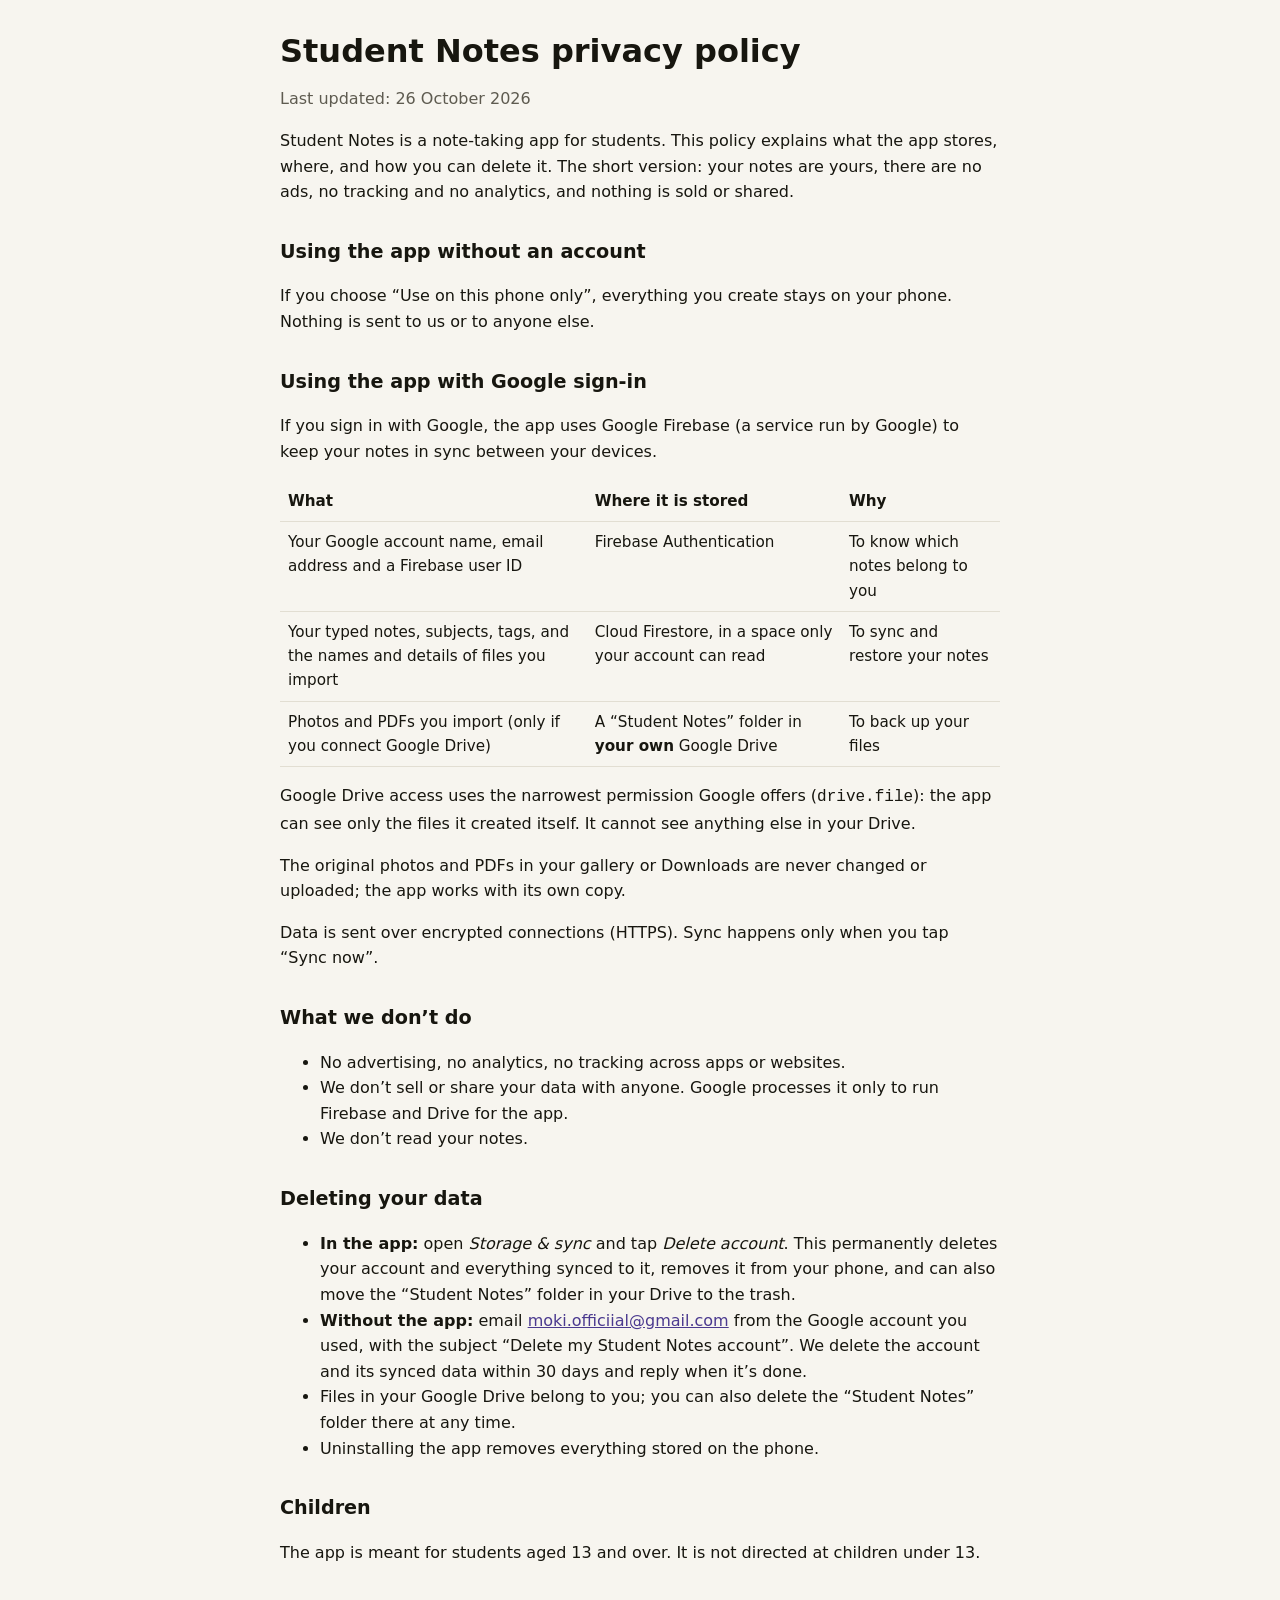
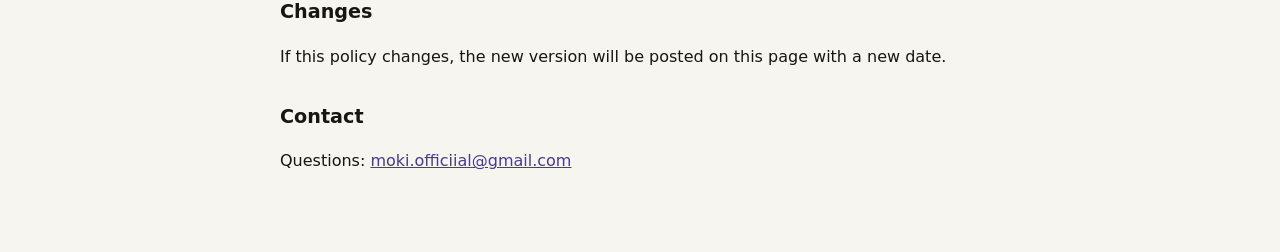
<file: privacy-policy.html>
<!doctype html>
<html lang="en">
<head>
<meta charset="utf-8">
<meta name="viewport" content="width=device-width, initial-scale=1">
<title>Student Notes · Privacy policy</title>
<style>
  :root { --bg: #f7f5ef; --ink: #17160f; --muted: #5e5b50; --line: #e2ded2; --accent: #4b3a8f; }
  @media (prefers-color-scheme: dark) { :root { --bg: #15140f; --ink: #f1eee4; --muted: #b3ae9f; --line: #34322a; --accent: #c9b8ff; } }
  body { margin: 0; background: var(--bg); color: var(--ink); font: 16px/1.6 system-ui, -apple-system, "Segoe UI", Roboto, sans-serif; }
  main { max-width: 720px; margin: 0 auto; padding: 32px 16px 64px; }
  h1 { font-size: 2rem; line-height: 1.2; margin: 0 0 4px; }
  h2 { font-size: 1.2rem; margin: 32px 0 8px; }
  p, li { color: var(--ink); }
  .muted { color: var(--muted); }
  a { color: var(--accent); }
  table { width: 100%; border-collapse: collapse; margin: 8px 0; font-size: .95rem; }
  th, td { text-align: left; vertical-align: top; padding: 8px; border-bottom: 1px solid var(--line); }
</style>
</head>
<body>
<main>
<h1>Student Notes privacy policy</h1>
<p class="muted">Last updated: 26 October 2026</p>

<p>Student Notes is a note-taking app for students. This policy explains what the app stores, where, and how you can delete it. The short version: your notes are yours, there are no ads, no tracking and no analytics, and nothing is sold or shared.</p>

<h2>Using the app without an account</h2>
<p>If you choose “Use on this phone only”, everything you create stays on your phone. Nothing is sent to us or to anyone else.</p>

<h2>Using the app with Google sign-in</h2>
<p>If you sign in with Google, the app uses Google Firebase (a service run by Google) to keep your notes in sync between your devices.</p>
<table>
  <tr><th>What</th><th>Where it is stored</th><th>Why</th></tr>
  <tr><td>Your Google account name, email address and a Firebase user ID</td><td>Firebase Authentication</td><td>To know which notes belong to you</td></tr>
  <tr><td>Your typed notes, subjects, tags, and the names and details of files you import</td><td>Cloud Firestore, in a space only your account can read</td><td>To sync and restore your notes</td></tr>
  <tr><td>Photos and PDFs you import (only if you connect Google Drive)</td><td>A “Student Notes” folder in <strong>your own</strong> Google Drive</td><td>To back up your files</td></tr>
</table>
<p>Google Drive access uses the narrowest permission Google offers (<code>drive.file</code>): the app can see only the files it created itself. It cannot see anything else in your Drive.</p>
<p>The original photos and PDFs in your gallery or Downloads are never changed or uploaded; the app works with its own copy.</p>
<p>Data is sent over encrypted connections (HTTPS). Sync happens only when you tap “Sync now”.</p>

<h2>What we don’t do</h2>
<ul>
  <li>No advertising, no analytics, no tracking across apps or websites.</li>
  <li>We don’t sell or share your data with anyone. Google processes it only to run Firebase and Drive for the app.</li>
  <li>We don’t read your notes.</li>
</ul>

<h2 id="delete">Deleting your data</h2>
<ul>
  <li><strong>In the app:</strong> open <em>Storage &amp; sync</em> and tap <em>Delete account</em>. This permanently deletes your account and everything synced to it, removes it from your phone, and can also move the “Student Notes” folder in your Drive to the trash.</li>
  <li><strong>Without the app:</strong> email <a href="mailto:moki.officiial@gmail.com?subject=Delete%20my%20Student%20Notes%20account">moki.officiial@gmail.com</a> from the Google account you used, with the subject “Delete my Student Notes account”. We delete the account and its synced data within 30 days and reply when it’s done.</li>
  <li>Files in your Google Drive belong to you; you can also delete the “Student Notes” folder there at any time.</li>
  <li>Uninstalling the app removes everything stored on the phone.</li>
</ul>

<h2>Children</h2>
<p>The app is meant for students aged 13 and over. It is not directed at children under 13.</p>

<h2>Changes</h2>
<p>If this policy changes, the new version will be posted on this page with a new date.</p>

<h2>Contact</h2>
<p>Questions: <a href="mailto:moki.officiial@gmail.com">moki.officiial@gmail.com</a></p>
</main>
</body>
</html>
</file>
